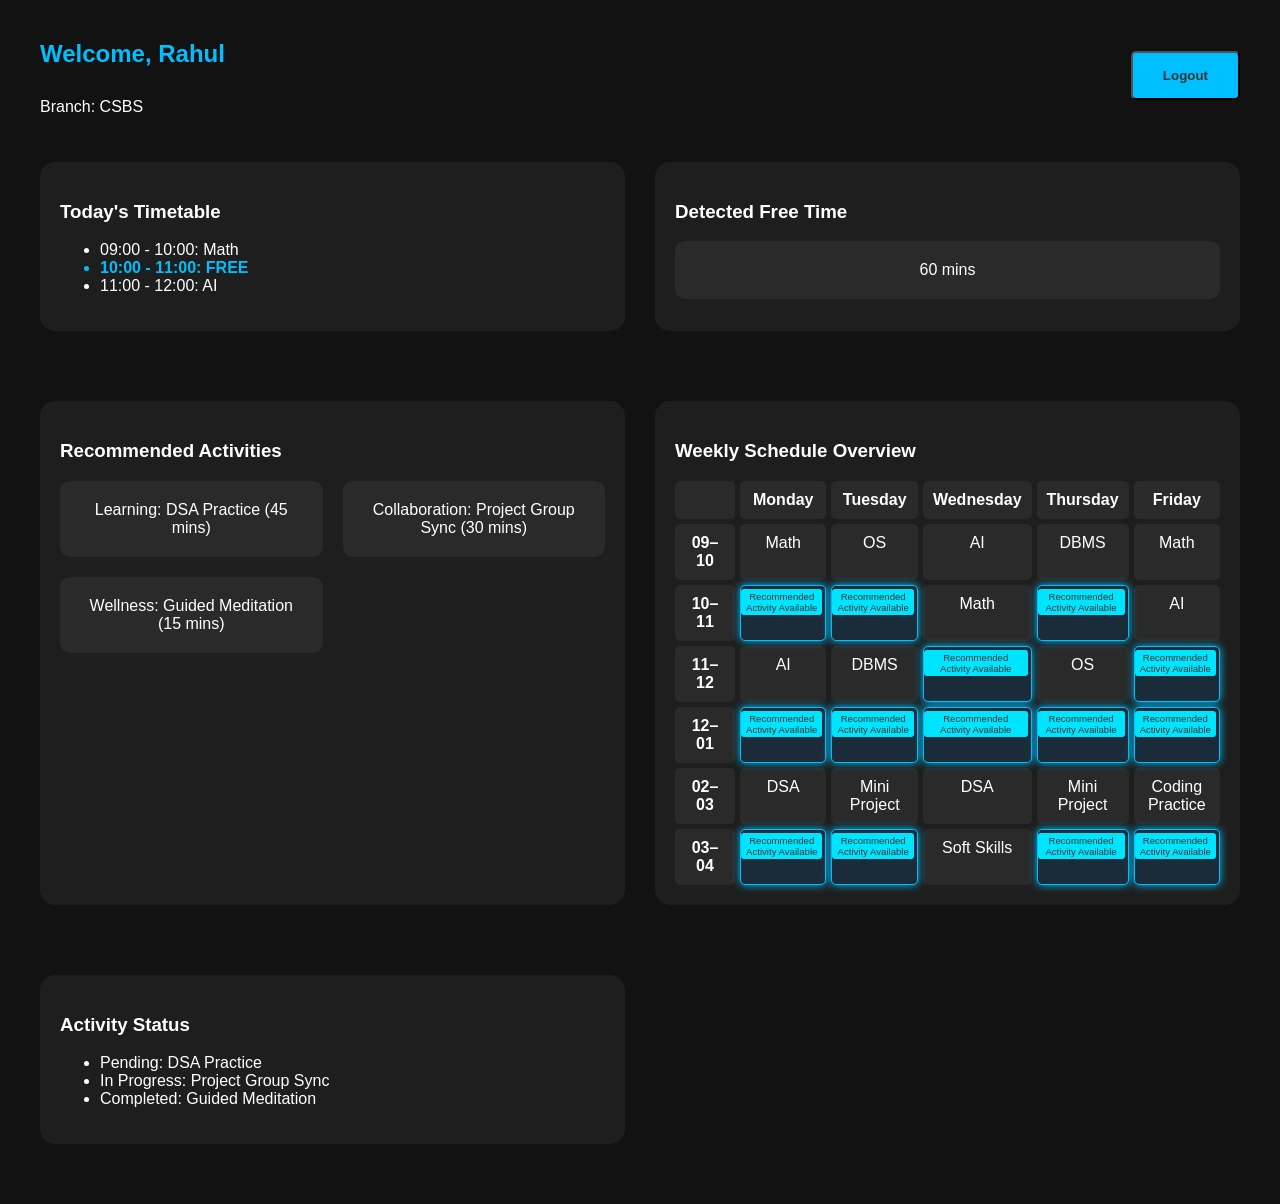
<file: dashboard.html>
<!DOCTYPE html>
<html lang="en">
<head>
    <meta charset="UTF-8">
    <meta name="viewport" content="width=device-width, initial-scale=1.0">
    <title>Profile Dashboard</title>
    <link rel="stylesheet" href="style.css">
</head>
<body>
    <div class="container dashboard-container">
        <header class="dashboard-header">
            <div class="user-info">
                <h2>Welcome, Rahul</h2>
                <p>Branch: CSBS</p>
            </div>
            <button id="logout-button" class="cta-button">Logout</button>
        </header>

        <main class="dashboard-main">
            <section id="timetable" class="dashboard-section">
                <h3>Today's Timetable</h3>
                <ul class="timetable-list">
                    <li>09:00 - 10:00: Math</li>
                    <li class="free-slot">10:00 - 11:00: FREE</li>
                    <li>11:00 - 12:00: AI</li>
                </ul>
            </section>

            <section id="free-time" class="dashboard-section">
                <h3>Detected Free Time</h3>
                <div class="free-time-cards">
                    <div class="card">60 mins</div>
                </div>
            </section>

            <section id="recommendations" class="dashboard-section">
                <h3>Recommended Activities</h3>
                <div class="recommendations-grid">
                    <div class="card">Learning: DSA Practice (45 mins)</div>
                    <div class="card">Collaboration: Project Group Sync (30 mins)</div>
                    <div class="card">Wellness: Guided Meditation (15 mins)</div>
                </div>
            </section>

            <section id="weekly-schedule" class="dashboard-section">
                <h3>Weekly Schedule Overview</h3>
                <div id="schedule-grid-container" class="schedule-grid-container">
                    <!-- Timetable will be dynamically generated here -->
                </div>
            </section>

            <section id="activity-status" class="dashboard-section">
                <h3>Activity Status</h3>
                <ul class="status-list">
                    <li>Pending: DSA Practice</li>
                    <li>In Progress: Project Group Sync</li>
                    <li>Completed: Guided Meditation</li>
                </ul>
            </section>
        </main>
    </div>
    <script src="dashboard.js"></script>
</body>
</html>
</file>
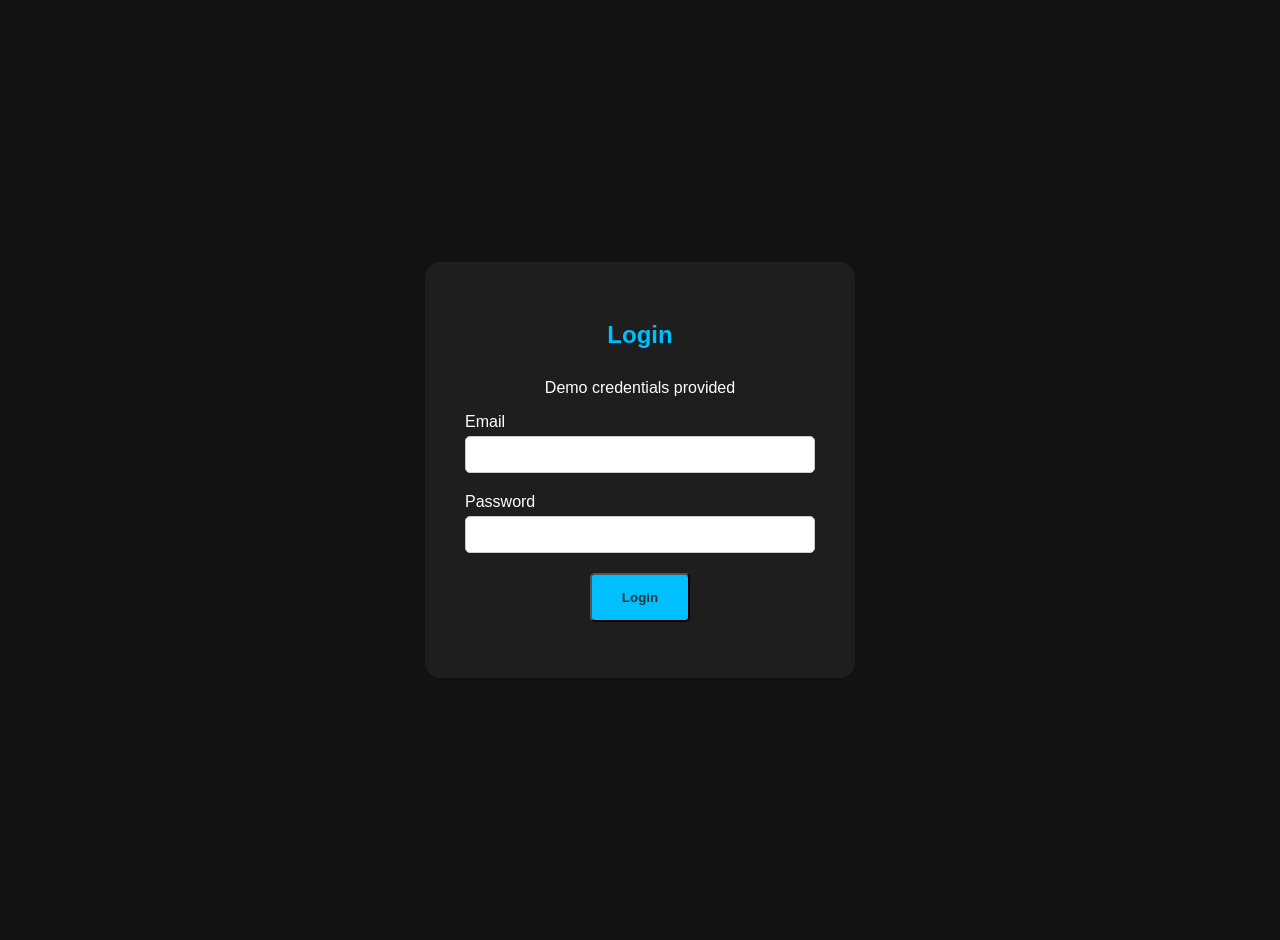
<file: login.html>
<!DOCTYPE html>
<html lang="en">
<head>
    <meta charset="UTF-8">
    <meta name="viewport" content="width=device-width, initial-scale=1.0">
    <title>Login - Adaptive Learning</title>
    <link rel="stylesheet" href="style.css">
</head>
<body>
    <div class="container login-container">
        <div class="login-box">
            <h2>Login</h2>
            <p class="demo-note">Demo credentials provided</p>
            <form id="login-form">
                <div class="input-group">
                    <label for="email">Email</label>
                    <input type="email" id="email" required>
                </div>
                <div class="input-group">
                    <label for="password">Password</label>
                    <input type="password" id="password" required>
                </div>
                <button type="submit" class="cta-button">Login</button>
                <p id="error-message" class="error-message"></p>
            </form>
        </div>
    </div>
    <script src="login.js"></script>
</body>
</html>
</file>
<file: style.css>
:root {
    --neon-purple: #9D00FF;
    --electric-blue: #00E5FF;
    --cyan-highlight: #00BFFF;
    --dark-background: #121212;
    --light-text: #FFFFFF;
    --dark-text: #333333;
}

body {
    background-color: var(--dark-background);
    color: var(--light-text);
    font-family: 'Segoe UI', Tahoma, Geneva, Verdana, sans-serif;
    margin: 0;
    padding: 0;
    scroll-behavior: smooth;
}

.container {
    max-width: 1200px;
    margin: 0 auto;
    padding: 20px;
}

img {
    max-width: 100%;
    height: auto;
}

.navbar {
    background-color: #1E1E1E;
    padding: 1rem;
    border-bottom: 1px solid var(--neon-purple);
}

.navbar .container {
    display: flex;
    justify-content: space-between;
    align-items: center;
}

.logo {
    color: var(--cyan-highlight);
    font-weight: bold;
    font-size: 1.5rem;
    text-decoration: none;
}

.nav-links {
    display: flex;
    list-style: none;
    margin: 0;
    padding: 0;
}

.nav-links li {
    margin-left: 20px;
}

.nav-links a {
    color: var(--light-text);
    text-decoration: none;
    transition: color 0.3s ease;
}

.nav-links a:hover {
    color: var(--cyan-highlight);
}

.hamburger {
    display: none;
    cursor: pointer;
}

.hamburger span {
    display: block;
    width: 25px;
    height: 3px;
    margin: 5px;
    background-color: var(--light-text);
}

.hero {
    text-align: center;
    padding: 100px 20px;
    background: linear-gradient(135deg, var(--neon-purple), var(--electric-blue));
    border-radius: 15px;
    margin-bottom: 40px;
    margin-top: 20px;
}

.hero h1 {
    font-size: 3em;
    margin-bottom: 10px;
}

.cta-button {
    background-color: var(--cyan-highlight);
    color: var(--dark-text);
    padding: 15px 30px;
    text-decoration: none;
    border-radius: 5px;
    font-weight: bold;
    transition: background-color 0.3s ease;
}

.cta-button:hover {
    background-color: var(--electric-blue);
}

.cta-button-secondary {
    background-color: transparent;
    color: var(--light-text);
    border: 1px solid var(--light-text);
    padding: 10px 20px;
    margin-top: 15px;
    display: inline-block;
}

.cta-button-secondary:hover {
    background-color: var(--light-text);
    color: var(--dark-text);
}

section {
    padding: 40px 20px;
    margin-bottom: 40px;
    background-color: #1E1E1E;
    border-radius: 15px;
}

h2 {
    text-align: center;
    margin-bottom: 30px;
    color: var(--cyan-highlight);
}

.steps, .features-grid, .recommendations-grid {
    display: grid;
    grid-template-columns: repeat(auto-fit, minmax(250px, 1fr));
    gap: 20px;
}

.step, .feature-card, .card {
    background-color: #2a2a2a;
    padding: 20px;
    border-radius: 10px;
    text-align: center;
}

/* Login Page */
.login-container {
    display: flex;
    justify-content: center;
    align-items: center;
    height: 100vh;
}

.login-box {
    background-color: #1E1E1E;
    padding: 40px;
    border-radius: 15px;
    width: 350px;
    text-align: center;
}

.input-group {
    margin-bottom: 20px;
    text-align: left;
}

.input-group label {
    display: block;
    margin-bottom: 5px;
}

.input-group input {
    width: 100%;
    padding: 10px;
    border-radius: 5px;
    border: 1px solid #ccc;
    box-sizing: border-box;
}

.error-message {
    color: red;
    margin-top: 10px;
}

/* Dashboard */
.dashboard-header {
    display: flex;
    justify-content: space-between;
    align-items: center;
    margin-bottom: 30px;
}

.dashboard-main {
    display: grid;
    grid-template-columns: 1fr 1fr;
    gap: 30px;
}

.dashboard-section {
    background-color: #1E1E1E;
    padding: 20px;
    border-radius: 15px;
}

.timetable-list .free-slot {
    color: var(--cyan-highlight);
    font-weight: bold;
}

/* Weekly Schedule */
.schedule-grid-container {
    display: grid;
    grid-template-columns: 60px repeat(5, 1fr);
    gap: 5px;
}

.schedule-day, .schedule-time, .schedule-slot {
    padding: 10px;
    border-radius: 5px;
    text-align: center;
    background-color: #2a2a2a;
}

.schedule-day, .schedule-time {
    font-weight: bold;
}

.schedule-slot.free {
    background-color: #1a2c3a;
    border: 1px solid var(--cyan-highlight);
    box-shadow: 0 0 8px var(--cyan-highlight);
    cursor: pointer;
    position: relative;
}

.schedule-slot.free .badge {
    position: absolute;
    top: 3px;
    right: 3px;
    background-color: var(--electric-blue);
    color: var(--dark-text);
    padding: 2px 4px;
    font-size: 0.6em;
    border-radius: 3px;
}

.schedule-slot .tooltip {
    visibility: hidden;
    width: 150px;
    background-color: var(--dark-background);
    color: var(--light-text);
    text-align: center;
    border-radius: 6px;
    padding: 5px;
    position: absolute;
    z-index: 1;
    bottom: 110%;
    left: 50%;
    margin-left: -75px;
    opacity: 0;
    transition: opacity 0.3s;
    border: 1px solid var(--neon-purple);
}

.schedule-slot.free:hover .tooltip, .schedule-slot.free:focus .tooltip {
    visibility: visible;
    opacity: 1;
}

/* Responsive Design */
@media (max-width: 1024px) { /* Tablet */
    .dashboard-main {
        grid-template-columns: 1fr;
    }
}

@media (max-width: 768px) { /* Mobile */
    .nav-links {
        display: none;
        flex-direction: column;
        width: 100%;
        position: absolute;
        top: 60px;
        left: 0;
        background-color: #1E1E1E;
        text-align: center;
    }

    .nav-links.active {
        display: flex;
    }

    .nav-links li {
        padding: 1rem 0;
    }

    .hamburger {
        display: block;
    }

    .hero h1 {
        font-size: 2.5em;
    }

    .hero {
        padding: 60px 20px;
    }

    .steps, .features-grid, .recommendations-grid {
        grid-template-columns: 1fr;
    }

    .login-box {
        width: 90%;
        padding: 30px;
    }

    .dashboard-header {
        flex-direction: column;
        align-items: flex-start;
    }

    .dashboard-header .user-info {
        margin-bottom: 20px;
    }

    .schedule-grid-container {
        grid-template-columns: 50px repeat(5, 120px);
        overflow-x: auto;
        padding-bottom: 10px;
    }
}

@media (max-width: 480px) { /* Small Mobile */
    .hero h1 {
        font-size: 2em;
    }

    .cta-button {
        padding: 12px 24px;
        font-size: 0.9em;
        min-height: 44px;
    }

    section {
        padding: 30px 15px;
    }
}
/* Hero Slider */
.hero-slider {
    position: relative;
    width: 100%;
    max-width: 1200px;
    margin: 20px auto 40px;
    overflow: hidden;
    border-radius: 15px;
}

.slider-container {
    display: flex;
    transition: transform 0.5s ease-in-out;
}

.slide {
    min-width: 100%;
    position: relative;
    color: var(--light-text);
    text-align: center;
}

.slide-content {
    position: relative;
    z-index: 2;
    padding: 100px 20px;
    background: linear-gradient(135deg, var(--neon-purple), var(--electric-blue));
}

.slider-nav {
    position: absolute;
    top: 50%;
    width: 100%;
    display: flex;
    justify-content: space-between;
    transform: translateY(-50%);
    z-index: 3;
}

.slider-nav button {
    background-color: rgba(0, 0, 0, 0.5);
    color: var(--light-text);
    border: none;
    padding: 10px 15px;
    cursor: pointer;
    transition: background-color 0.3s ease;
}

.slider-nav button:hover {
    background-color: rgba(0, 0, 0, 0.8);
}

.slider-dots {
    position: absolute;
    bottom: 20px;
    width: 100%;
    display: flex;
    justify-content: center;
    z-index: 3;
}

.slider-dots .dot {
    background-color: rgba(255, 255, 255, 0.5);
    width: 10px;
    height: 10px;
    border-radius: 50%;
    margin: 0 5px;
    cursor: pointer;
    transition: background-color 0.3s ease;
}

.slider-dots .dot.active {
    background-color: var(--light-text);
}

/* Animations */
.feature-card, .step {
    transition: transform 0.3s ease, box-shadow 0.3s ease;
}

.feature-card:hover, .step:hover {
    transform: scale(1.05);
    box-shadow: 0 10px 20px rgba(0, 0, 0, 0.2);
}

.cta-button {
    transition: transform 0.3s ease, box-shadow 0.3s ease;
}

.cta-button:hover {
    transform: scale(1.1);
    box-shadow: 0 5px 15px rgba(0, 0, 0, 0.2);
}
</file>
